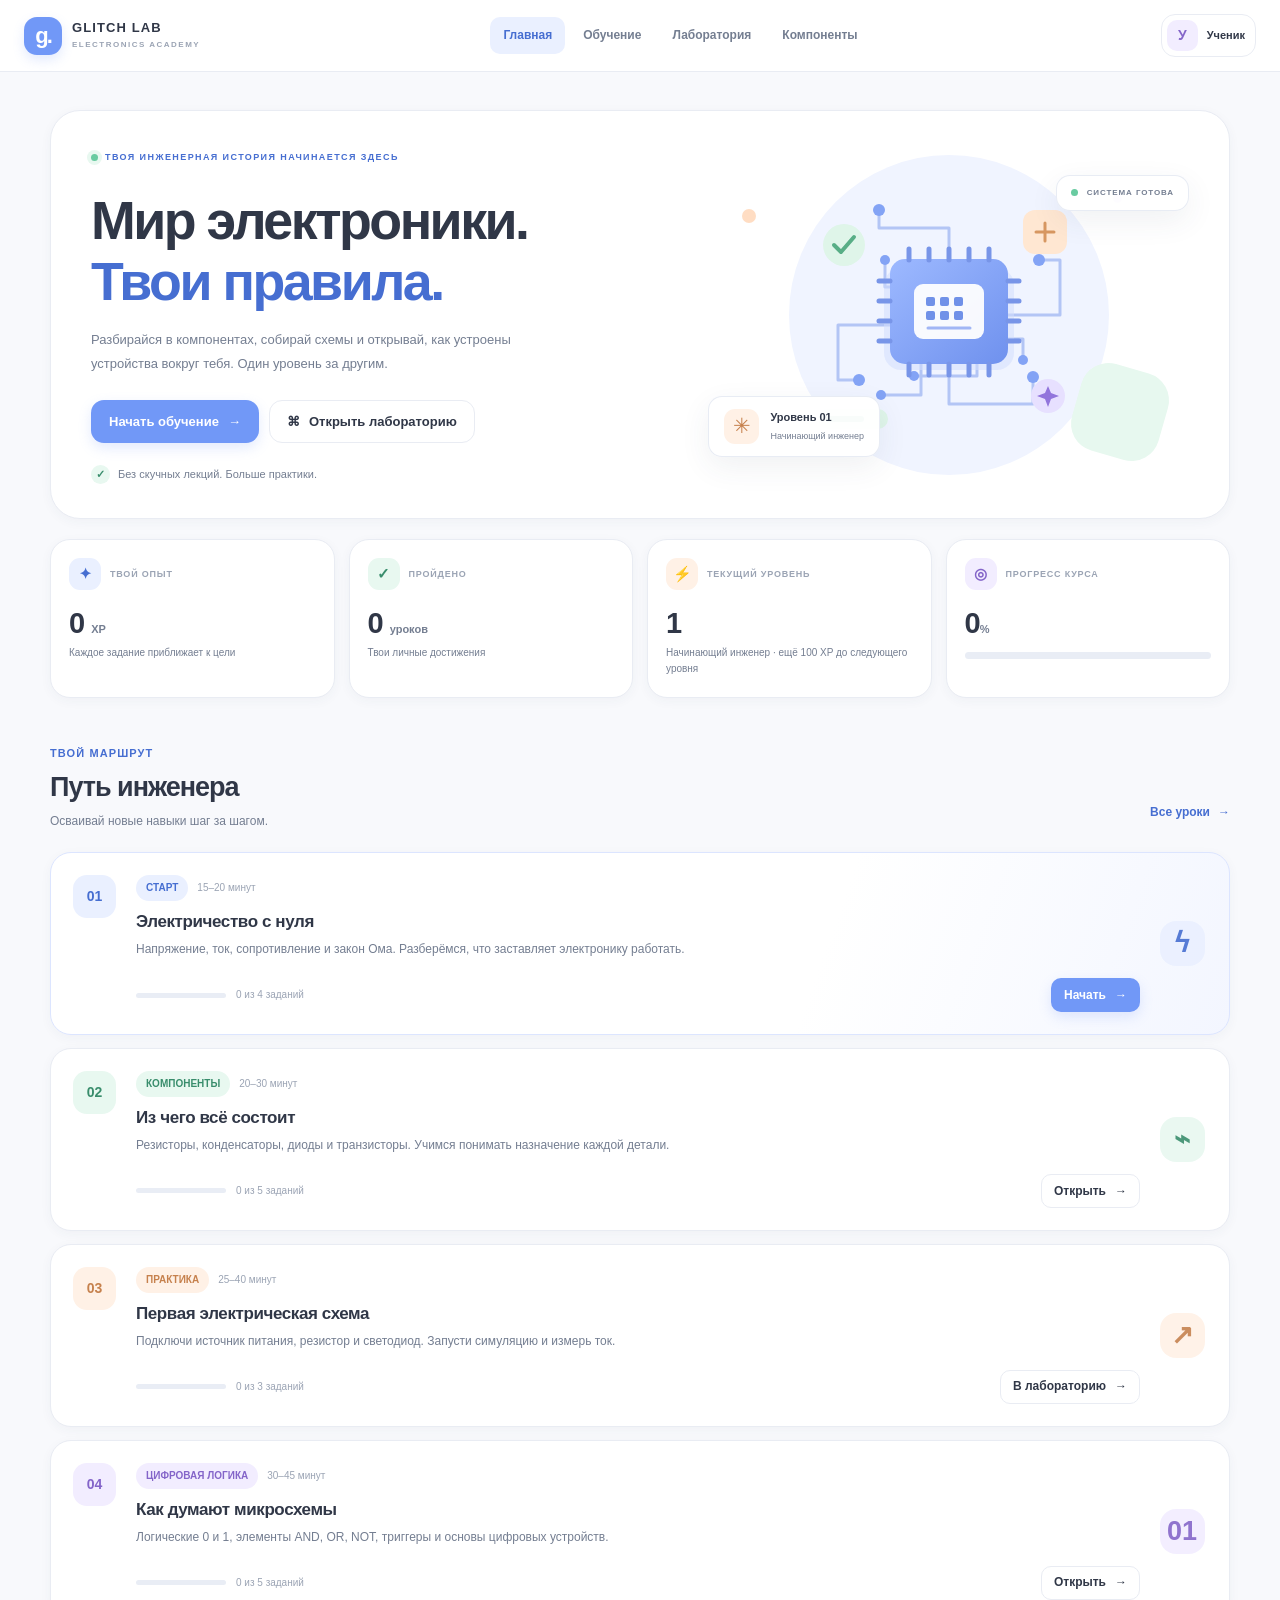
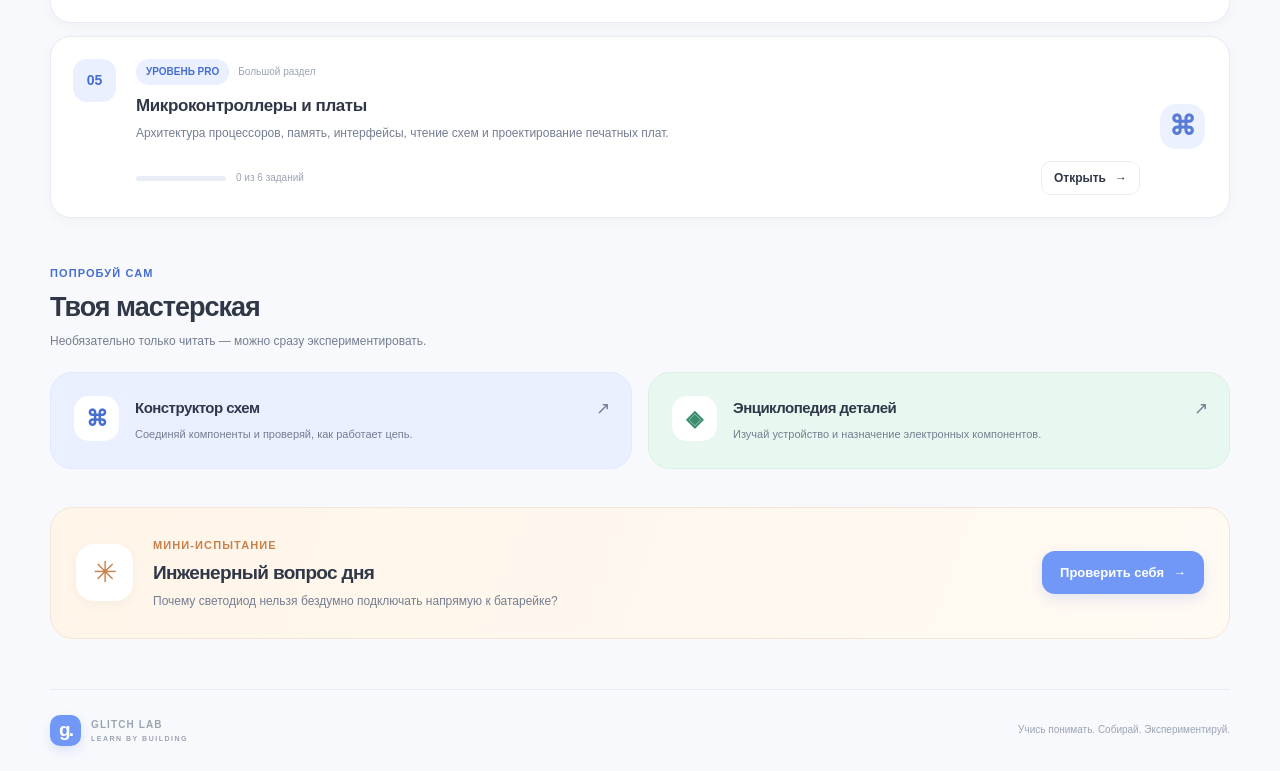
<file: index.html>
<!DOCTYPE html>
<html lang="ru">
<head>
  <meta charset="UTF-8">
  <meta name="viewport" content="width=device-width, initial-scale=1">
  <meta name="theme-color" content="#f8f9fc">

  <title>GLITCH LAB — Учись создавать электронику</title>
  <meta name="description" content="Интерактивная академия электроники. Изучай компоненты, собирай электрические схемы и проходи инженерные испытания.">

  <link rel="stylesheet" href="css/base.css">
  <link rel="stylesheet" href="css/home.css">

  <script src="js/app.js" defer></script>
  <script src="js/home.js" defer></script>
</head>

<body>
  <header class="topbar">
    <a class="brand" href="index.html" aria-label="GLITCH LAB — главная">
      <span class="brand-mark">g.</span>
      <span class="brand-name">
        GLITCH LAB
        <small>ELECTRONICS ACADEMY</small>
      </span>
    </a>

    <nav class="header-nav" aria-label="Главная навигация">
      <a class="header-link active" href="index.html">Главная</a>
      <a class="header-link" href="lessons.html">Обучение</a>
      <a class="header-link" href="lab.html">Лаборатория</a>
      <a class="header-link" href="components.html">Компоненты</a>
    </nav>

    <button class="profile-button" id="profileButton" type="button" aria-label="Профиль ученика">
      <span class="profile-avatar">У</span>
      <span class="profile-label">Ученик</span>
    </button>
  </header>

  <main class="container home-main">

    <!-- Приветствие -->
    <section class="welcome-section">
      <div class="welcome-copy">
        <div class="eyebrow">
          <span class="eyebrow-dot"></span>
          ТВОЯ ИНЖЕНЕРНАЯ ИСТОРИЯ НАЧИНАЕТСЯ ЗДЕСЬ
        </div>

        <h1>Мир электроники.<br>
          <span class="title-accent">Твои правила.</span>
        </h1>

        <p class="welcome-description">
          Разбирайся в компонентах, собирай схемы и открывай,
          как устроены устройства вокруг тебя.
          Один уровень за другим.
        </p>

        <div class="welcome-actions">
          <a class="btn btn-primary" href="lessons.html">
            Начать обучение
            <span aria-hidden="true">→</span>
          </a>

          <a class="btn btn-secondary" href="lab.html">
            <span aria-hidden="true">⌘</span>
            Открыть лабораторию
          </a>
        </div>

        <div class="welcome-footnote">
          <span class="footnote-check">✓</span>
          Без скучных лекций. Больше практики.
        </div>
      </div>

      <div class="welcome-art" aria-label="Иллюстрация электронной платы">
        <div class="art-decoration decoration-one"></div>
        <div class="art-decoration decoration-two"></div>

        <div class="art-card art-card-top">
          <span class="art-status-dot"></span>
          <span>СИСТЕМА ГОТОВА</span>
        </div>

        <div class="circuit-illustration">
          <svg viewBox="0 0 360 300" role="img" aria-label="Стилизованная электронная плата с микросхемой">
            <defs>
              <linearGradient id="chipGradient" x1="0" y1="0" x2="1" y2="1">
                <stop offset="0%" stop-color="#9db9ff"/>
                <stop offset="100%" stop-color="#6f91ee"/>
              </linearGradient>
            </defs>

            <g fill="none" stroke="#b3c5f5" stroke-width="3" stroke-linecap="round" stroke-linejoin="round">
              <path d="M180 132 V63 H110 V45"/>
              <path d="M180 185 V239 H264 V212"/>
              <path d="M131 160 H69 V215 H90"/>
              <path d="M229 150 H291 V95 H270"/>
              <path d="M153 122 H116 V95"/>
              <path d="M208 190 V211 H145"/>
              <path d="M229 174 H254 V195"/>
              <path d="M152 190 V230 H112"/>
            </g>

            <g fill="#83a3f5">
              <circle cx="110" cy="45" r="6"/>
              <circle cx="264" cy="212" r="6"/>
              <circle cx="90" cy="215" r="6"/>
              <circle cx="270" cy="95" r="6"/>
              <circle cx="116" cy="95" r="5"/>
              <circle cx="145" cy="211" r="5"/>
              <circle cx="254" cy="195" r="5"/>
              <circle cx="112" cy="230" r="5"/>
            </g>

            <rect x="115" y="103" width="130" height="102" rx="17" fill="#d4defd" opacity=".55"/>
            <rect x="121" y="94" width="118" height="105" rx="15" fill="url(#chipGradient)"/>

            <g stroke="#7895e8" stroke-width="5" stroke-linecap="round">
              <path d="M140 84 V95 M160 84 V95 M180 84 V95 M200 84 V95 M220 84 V95"/>
              <path d="M140 199 V210 M160 199 V210 M180 199 V210 M200 199 V210 M220 199 V210"/>
              <path d="M110 116 H121 M110 136 H121 M110 156 H121 M110 176 H121"/>
              <path d="M239 116 H250 M239 136 H250 M239 156 H250 M239 176 H250"/>
            </g>

            <rect x="145" y="119" width="70" height="55" rx="9" fill="#ffffff" opacity=".94"/>
            <g fill="#7091e8">
              <rect x="157" y="132" width="9" height="9" rx="2"/>
              <rect x="171" y="132" width="9" height="9" rx="2"/>
              <rect x="185" y="132" width="9" height="9" rx="2"/>
              <rect x="157" y="146" width="9" height="9" rx="2"/>
              <rect x="171" y="146" width="9" height="9" rx="2"/>
              <rect x="185" y="146" width="9" height="9" rx="2"/>
            </g>
            <path d="M159 163 H201" stroke="#a1b6f5" stroke-width="3" stroke-linecap="round"/>

            <circle cx="75" cy="80" r="21" fill="#dff5e9"/>
            <path d="M65 80 L72 87 L85 72" fill="none" stroke="#58ae86" stroke-width="4" stroke-linecap="round" stroke-linejoin="round"/>

            <rect x="254" y="45" width="44" height="44" rx="12" fill="#ffe7d2"/>
            <path d="M267 67 H285 M276 58 V76" stroke="#d79761" stroke-width="3" stroke-linecap="round"/>

            <circle cx="279" cy="231" r="17" fill="#e7e0ff"/>
            <path d="M279 221 L282 228 L290 231 L282 234 L279 242 L276 234 L268 231 L276 228 Z" fill="#9275dc"/>

            <rect x="49" y="244" width="70" height="20" rx="10" fill="#dff5e9"/>
            <rect x="57" y="251" width="38" height="6" rx="3" fill="#74c6a0"/>
          </svg>
        </div>

        <div class="art-card art-card-bottom">
          <span class="art-sparkle">✳</span>
          <div>
            <strong>Уровень 01</strong>
            <small>Начинающий инженер</small>
          </div>
        </div>
      </div>
    </section>

    <!-- Статистика -->
    <section class="stats-grid" aria-label="Твой прогресс">
      <article class="stat-card">
        <div class="stat-top">
          <span class="stat-icon stat-icon-blue">✦</span>
          <span class="stat-caption">ТВОЙ ОПЫТ</span>
        </div>
        <div class="stat-value"><span id="xpValue">0</span> <small>XP</small></div>
        <div class="stat-note">Каждое задание приближает к цели</div>
      </article>

      <article class="stat-card">
        <div class="stat-top">
          <span class="stat-icon stat-icon-mint">✓</span>
          <span class="stat-caption">ПРОЙДЕНО</span>
        </div>
        <div class="stat-value"><span id="completedValue">0</span> <small>уроков</small></div>
        <div class="stat-note">Твои личные достижения</div>
      </article>

      <article class="stat-card">
        <div class="stat-top">
          <span class="stat-icon stat-icon-peach">⚡</span>
          <span class="stat-caption">ТЕКУЩИЙ УРОВЕНЬ</span>
        </div>
        <div class="stat-value"><span id="levelValue">1</span></div>
        <div class="stat-note" id="levelDescription">Начинающий инженер</div>
      </article>

      <article class="stat-card">
        <div class="stat-top">
          <span class="stat-icon stat-icon-lavender">◎</span>
          <span class="stat-caption">ПРОГРЕСС КУРСА</span>
        </div>
        <div class="stat-value"><span id="progressValue">0</span><small>%</small></div>
        <div class="stat-progress">
          <div class="progress-track">
            <div class="progress-fill" id="courseProgress"></div>
          </div>
        </div>
      </article>
    </section>

    <!-- Путь обучения -->
    <section class="section learning-section" id="learningPath">
      <div class="section-heading">
        <div>
          <div class="eyebrow">ТВОЙ МАРШРУТ</div>
          <h2>Путь инженера</h2>
          <p>Осваивай новые навыки шаг за шагом.</p>
        </div>
        <a class="text-link" href="lessons.html">Все уроки <span>→</span></a>
      </div>

      <div class="learning-list">

        <article class="learning-card learning-first">
          <div class="learning-number number-blue">01</div>
          <div class="learning-content">
            <div class="learning-tags">
              <span class="badge badge-blue">СТАРТ</span>
              <span class="learning-time">15–20 минут</span>
            </div>
            <h3>Электричество с нуля</h3>
            <p>Напряжение, ток, сопротивление и закон Ома. Разберёмся, что заставляет электронику работать.</p>
            <div class="learning-bottom">
              <div class="mini-progress">
                <div class="progress-track">
                  <div class="progress-fill" id="moduleProgress1"></div>
                </div>
                <span id="moduleText1">0 из 4 заданий</span>
              </div>
              <a href="lessons.html?module=basics" class="btn btn-primary btn-sm">Начать <span>→</span></a>
            </div>
          </div>
          <div class="learning-decoration decoration-blue" aria-hidden="true">ϟ</div>
        </article>

        <article class="learning-card">
          <div class="learning-number number-mint">02</div>
          <div class="learning-content">
            <div class="learning-tags">
              <span class="badge badge-mint">КОМПОНЕНТЫ</span>
              <span class="learning-time">20–30 минут</span>
            </div>
            <h3>Из чего всё состоит</h3>
            <p>Резисторы, конденсаторы, диоды и транзисторы. Учимся понимать назначение каждой детали.</p>
            <div class="learning-bottom">
              <div class="mini-progress">
                <div class="progress-track">
                  <div class="progress-fill mint" id="moduleProgress2"></div>
                </div>
                <span id="moduleText2">0 из 5 заданий</span>
              </div>
              <a href="lessons.html?module=components" class="btn btn-secondary btn-sm">Открыть <span>→</span></a>
            </div>
          </div>
          <div class="learning-decoration decoration-mint" aria-hidden="true">⌁</div>
        </article>

        <article class="learning-card">
          <div class="learning-number number-peach">03</div>
          <div class="learning-content">
            <div class="learning-tags">
              <span class="badge badge-peach">ПРАКТИКА</span>
              <span class="learning-time">25–40 минут</span>
            </div>
            <h3>Первая электрическая схема</h3>
            <p>Подключи источник питания, резистор и светодиод. Запусти симуляцию и измерь ток.</p>
            <div class="learning-bottom">
              <div class="mini-progress">
                <div class="progress-track">
                  <div class="progress-fill" id="moduleProgress3"></div>
                </div>
                <span id="moduleText3">0 из 3 заданий</span>
              </div>
              <a href="lab.html" class="btn btn-secondary btn-sm">В лабораторию <span>→</span></a>
            </div>
          </div>
          <div class="learning-decoration decoration-peach" aria-hidden="true">↗</div>
        </article>

        <article class="learning-card">
          <div class="learning-number number-lavender">04</div>
          <div class="learning-content">
            <div class="learning-tags">
              <span class="badge badge-lavender">ЦИФРОВАЯ ЛОГИКА</span>
              <span class="learning-time">30–45 минут</span>
            </div>
            <h3>Как думают микросхемы</h3>
            <p>Логические 0 и 1, элементы AND, OR, NOT, триггеры и основы цифровых устройств.</p>
            <div class="learning-bottom">
              <div class="mini-progress">
                <div class="progress-track">
                  <div class="progress-fill" id="moduleProgress4"></div>
                </div>
                <span id="moduleText4">0 из 5 заданий</span>
              </div>
              <a href="lessons.html?module=logic" class="btn btn-secondary btn-sm">Открыть <span>→</span></a>
            </div>
          </div>
          <div class="learning-decoration decoration-lavender" aria-hidden="true">01</div>
        </article>

        <article class="learning-card">
          <div class="learning-number number-blue">05</div>
          <div class="learning-content">
            <div class="learning-tags">
              <span class="badge badge-blue">УРОВЕНЬ PRO</span>
              <span class="learning-time">Большой раздел</span>
            </div>
            <h3>Микроконтроллеры и платы</h3>
            <p>Архитектура процессоров, память, интерфейсы, чтение схем и проектирование печатных плат.</p>
            <div class="learning-bottom">
              <div class="mini-progress">
                <div class="progress-track">
                  <div class="progress-fill" id="moduleProgress5"></div>
                </div>
                <span id="moduleText5">0 из 6 заданий</span>
              </div>
              <a href="lessons.html?module=advanced" class="btn btn-secondary btn-sm">Открыть <span>→</span></a>
            </div>
          </div>
          <div class="learning-decoration decoration-blue" aria-hidden="true">⌘</div>
        </article>

      </div>
    </section>

    <!-- Быстрый доступ -->
    <section class="section">
      <div class="section-heading">
        <div>
          <div class="eyebrow">ПОПРОБУЙ САМ</div>
          <h2>Твоя мастерская</h2>
          <p>Необязательно только читать — можно сразу экспериментировать.</p>
        </div>
      </div>

      <div class="tools-grid">
        <a class="tool-card tool-lab" href="lab.html">
          <div class="tool-icon">⌘</div>
          <div>
            <h3>Конструктор схем</h3>
            <p>Соединяй компоненты и проверяй, как работает цепь.</p>
          </div>
          <span class="tool-arrow">↗</span>
        </a>

        <a class="tool-card tool-components" href="components.html">
          <div class="tool-icon">◈</div>
          <div>
            <h3>Энциклопедия деталей</h3>
            <p>Изучай устройство и назначение электронных компонентов.</p>
          </div>
          <span class="tool-arrow">↗</span>
        </a>
      </div>
    </section>

    <!-- Ежедневное задание -->
    <section class="daily-card">
      <div class="daily-symbol" aria-hidden="true">✳</div>
      <div class="daily-copy">
        <div class="eyebrow">МИНИ-ИСПЫТАНИЕ</div>
        <h2>Инженерный вопрос дня</h2>
        <p>Почему светодиод нельзя бездумно подключать напрямую к батарейке?</p>
      </div>
      <button class="btn btn-primary" id="dailyQuestionButton" type="button">
        Проверить себя <span>→</span>
      </button>
    </section>

    <section class="daily-answer hidden" id="dailyAnswer" aria-live="polite">
      <div class="answer-icon">✓</div>
      <div>
        <h3>Нужен токоограничивающий резистор</h3>
        <p>Без ограничения тока он может превысить допустимое значение и повредить светодиод. В реальной схеме учитывают напряжение источника, прямое напряжение светодиода и его допустимый ток.</p>
      </div>
    </section>

    <footer class="site-footer">
      <a class="brand footer-brand" href="index.html">
        <span class="brand-mark">g.</span>
        <span class="brand-name">GLITCH LAB<small>LEARN BY BUILDING</small></span>
      </a>
      <span>Учись понимать. Собирай. Экспериментируй.</span>
    </footer>

  </main>
</body>
</html>
</file>
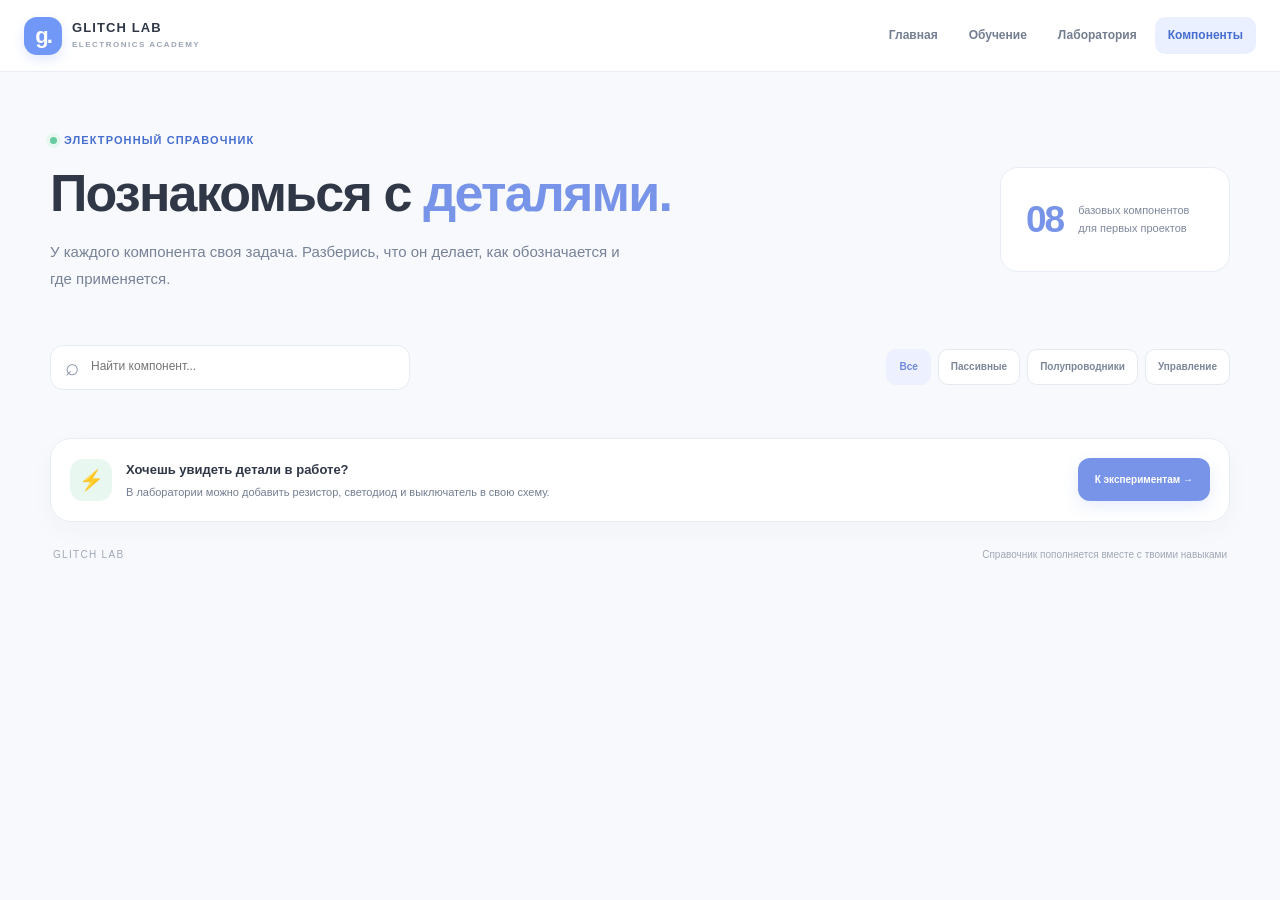
<file: components.html>
<!doctype html>
<html lang="ru">
<head>
<meta charset="utf-8"><meta name="viewport" content="width=device-width,initial-scale=1"><meta name="theme-color" content="#f8f9fc">
<title>Компоненты — GLITCH LAB</title><meta name="description" content="Справочник электронных компонентов: резисторы, светодиоды, конденсаторы, диоды, транзисторы и микроконтроллеры.">
<link rel="stylesheet" href="css/base.css"><link rel="stylesheet" href="css/home.css"><link rel="stylesheet" href="css/academy.css">
<script src="js/app.js" defer></script><script src="js/academy.js" defer></script>
</head>
<body>
<header class="topbar"><a class="brand" href="index.html"><span class="brand-mark">g.</span><span class="brand-name">GLITCH LAB<small>ELECTRONICS ACADEMY</small></span></a><nav class="header-nav"><a class="header-link" href="index.html">Главная</a><a class="header-link" href="lessons.html">Обучение</a><a class="header-link" href="lab.html">Лаборатория</a><a class="header-link active" href="components.html">Компоненты</a></nav><a class="academy-mobile-link" href="lab.html">В лабораторию →</a></header>
<main class="academy-container">
<section class="components-hero"><div><div class="eyebrow"><span class="eyebrow-dot"></span> ЭЛЕКТРОННЫЙ СПРАВОЧНИК</div><h1>Познакомься с <span>деталями.</span></h1><p>У каждого компонента своя задача. Разберись, что он делает, как обозначается и где применяется.</p></div><div class="component-hero-stats"><strong>08</strong><span>базовых компонентов<br>для первых проектов</span></div></section>
<div class="catalog-controls"><label class="search-box"><span>⌕</span><input id="componentSearch" type="search" placeholder="Найти компонент..." aria-label="Поиск компонентов"></label><div class="filter-chips" role="group" aria-label="Фильтр компонентов"><button type="button" class="filter-chip active" data-filter="all">Все</button><button type="button" class="filter-chip" data-filter="passive">Пассивные</button><button type="button" class="filter-chip" data-filter="semiconductor">Полупроводники</button><button type="button" class="filter-chip" data-filter="control">Управление</button></div></div>
<section class="component-catalog" id="componentCatalog"></section>
<div class="empty-search hidden" id="emptySearch">Ничего не найдено. Попробуй другое название.</div>
<section class="next-step panel"><div class="next-step-icon">⚡</div><div><strong>Хочешь увидеть детали в работе?</strong><p>В лаборатории можно добавить резистор, светодиод и выключатель в свою схему.</p></div><a class="academy-cta" href="lab.html">К экспериментам →</a></section>
<footer class="academy-footer">GLITCH LAB <span>Справочник пополняется вместе с твоими навыками</span></footer>
</main></body></html>
</file>
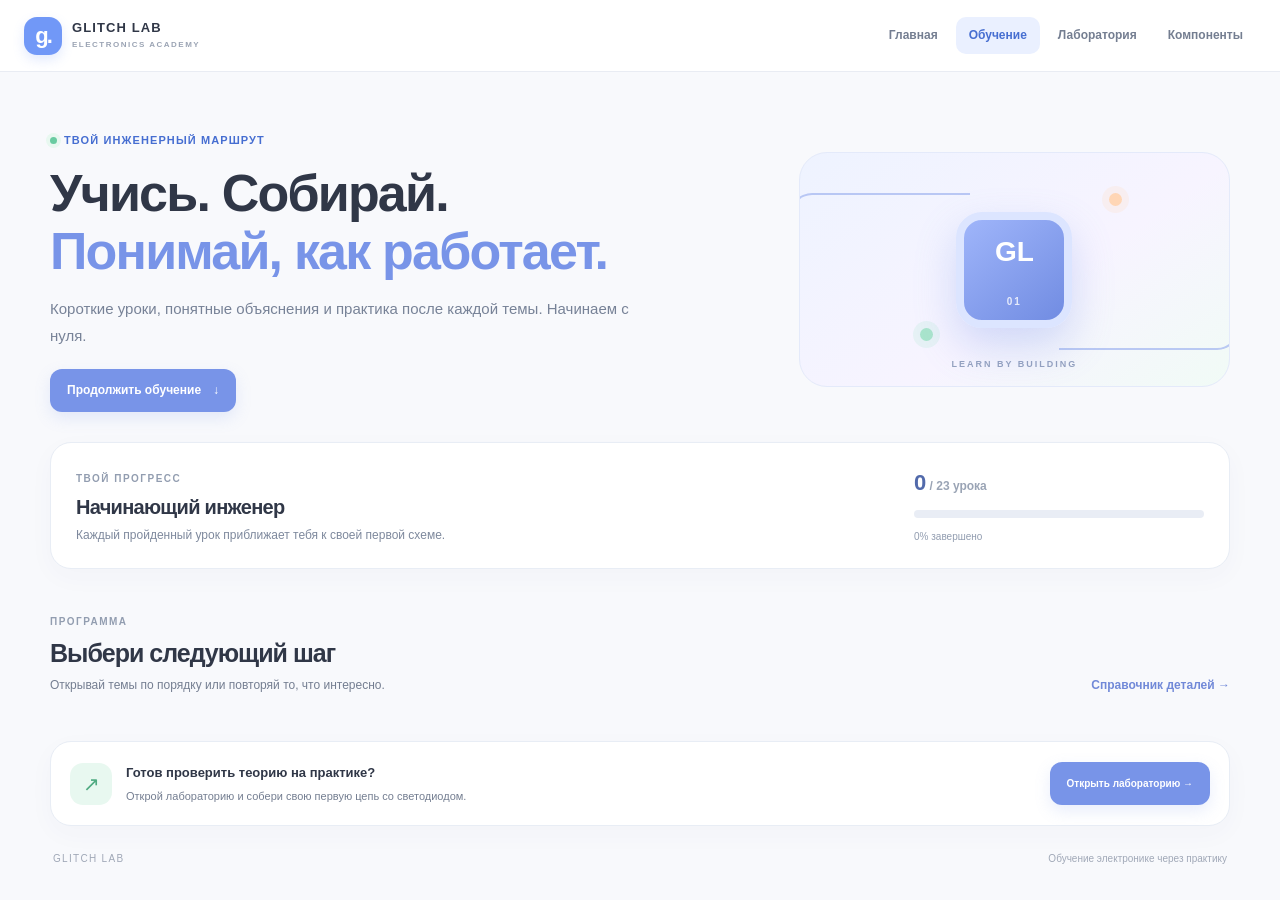
<file: lessons.html>
<!doctype html>
<html lang="ru">
<head>
<meta charset="utf-8"><meta name="viewport" content="width=device-width,initial-scale=1"><meta name="theme-color" content="#f8f9fc">
<title>Обучение — GLITCH LAB</title><meta name="description" content="Интерактивные уроки электроники от основ электричества до собственных схем.">
<link rel="stylesheet" href="css/base.css"><link rel="stylesheet" href="css/home.css"><link rel="stylesheet" href="css/academy.css">
<script src="js/app.js" defer></script><script src="js/academy.js" defer></script>
</head>
<body>
<header class="topbar"><a class="brand" href="index.html"><span class="brand-mark">g.</span><span class="brand-name">GLITCH LAB<small>ELECTRONICS ACADEMY</small></span></a><nav class="header-nav"><a class="header-link" href="index.html">Главная</a><a class="header-link active" href="lessons.html">Обучение</a><a class="header-link" href="lab.html">Лаборатория</a><a class="header-link" href="components.html">Компоненты</a></nav><a class="academy-mobile-link" href="lab.html">В лабораторию →</a></header>
<main class="academy-container">
<section class="academy-hero"><div><div class="eyebrow"><span class="eyebrow-dot"></span> ТВОЙ ИНЖЕНЕРНЫЙ МАРШРУТ</div><h1>Учись. Собирай.<br><span>Понимай, как работает.</span></h1><p>Короткие уроки, понятные объяснения и практика после каждой темы. Начинаем с нуля.</p><a class="academy-cta" href="#lessonList">Продолжить обучение <span>↓</span></a></div><div class="academy-hero-art"><div class="hero-art-chip">GL<span>01</span></div><div class="hero-art-line line-a"></div><div class="hero-art-line line-b"></div><div class="hero-art-dot dot-a"></div><div class="hero-art-dot dot-b"></div><div class="hero-art-label">LEARN BY BUILDING</div></div></section>
<section class="academy-progress panel"><div><span class="section-kicker">ТВОЙ ПРОГРЕСС</span><h2 id="progressTitle">Начинающий инженер</h2><p id="progressSubtitle">Каждый пройденный урок приближает тебя к своей первой схеме.</p></div><div class="progress-metrics"><strong><span id="lessonCount">0</span><small> / 23 урока</small></strong><div class="progress-track"><div class="progress-fill" id="lessonProgress"></div></div><small id="progressPercent">0% завершено</small></div></section>
<section id="lessonList" class="academy-section"><div class="section-heading"><div><span class="section-kicker">ПРОГРАММА</span><h2>Выбери следующий шаг</h2><p>Открывай темы по порядку или повторяй то, что интересно.</p></div><a class="academy-quiet-link" href="components.html">Справочник деталей →</a></div><div class="course-grid" id="courseGrid"></div></section>
<section class="next-step panel"><div class="next-step-icon">↗</div><div><strong>Готов проверить теорию на практике?</strong><p>Открой лабораторию и собери свою первую цепь со светодиодом.</p></div><a class="academy-cta" href="lab.html">Открыть лабораторию →</a></section>
<footer class="academy-footer">GLITCH LAB <span>Обучение электронике через практику</span></footer>
</main></body></html>
</file>
<file: css/base.css>
/* ========================================
   GLITCH LAB — GLOBAL DESIGN SYSTEM
   Soft pastel · Playful learning · Clean UI
======================================== */

:root {
  color-scheme: light;

  --bg: #f8f9fc;
  --surface: #ffffff;
  --surface-soft: #f2f5fb;

  --text: #303747;
  --text-soft: #747e91;
  --text-faint: #9ba4b4;

  --blue: #7198f7;
  --blue-soft: #eaf0ff;
  --blue-dark: #466ed1;

  --mint: #a9e4cc;
  --mint-soft: #e8f8f0;
  --mint-dark: #398d6c;

  --lavender: #d9c9ff;
  --lavender-soft: #f2edff;
  --lavender-dark: #8465c9;

  --peach: #ffddc3;
  --peach-soft: #fff1e6;
  --peach-dark: #c6814d;

  --yellow: #ffe7a3;
  --yellow-soft: #fff8df;

  --danger: #e78288;
  --danger-soft: #fff0f0;

  --border: #e9ecf3;
  --border-strong: #dce2ed;

  --shadow-sm: 0 3px 12px rgba(49, 65, 100, 0.045);
  --shadow-md: 0 10px 30px rgba(49, 65, 100, 0.075);
  --shadow-hover: 0 14px 34px rgba(49, 65, 100, 0.11);

  --radius-sm: 12px;
  --radius-md: 18px;
  --radius-lg: 25px;
  --radius-xl: 32px;

  --content-width: 1180px;
  --transition: 180ms ease;
}

* {
  box-sizing: border-box;
}

html {
  min-height: 100%;
  scroll-behavior: smooth;
  scroll-padding-top: 90px;
  -webkit-text-size-adjust: 100%;
}

body {
  margin: 0;
  min-height: 100vh;
  background: var(--bg);
  color: var(--text);
  font-family:
    -apple-system,
    BlinkMacSystemFont,
    "Segoe UI",
    sans-serif;
  font-size: 14px;
  line-height: 1.6;
  -webkit-font-smoothing: antialiased;
}

button,
input,
select,
textarea {
  font: inherit;
}

button {
  color: inherit;
}

button,
a,
input,
select,
textarea {
  -webkit-tap-highlight-color: transparent;
}

button:focus-visible,
a:focus-visible,
input:focus-visible,
select:focus-visible,
textarea:focus-visible {
  outline: 3px solid rgba(113, 152, 247, 0.55);
  outline-offset: 3px;
}

button:disabled {
  opacity: 0.55;
  cursor: not-allowed;
}

a {
  color: inherit;
  text-decoration: none;
}

img,
svg {
  max-width: 100%;
}

img {
  display: block;
}

h1,
h2,
h3,
h4,
p {
  margin-top: 0;
}

h1,
h2,
h3,
h4 {
  color: var(--text);
  line-height: 1.25;
  letter-spacing: -0.035em;
}

h1 {
  font-size: clamp(30px, 5vw, 48px);
  font-weight: 800;
}

h2 {
  font-size: clamp(23px, 3vw, 32px);
  font-weight: 750;
}

h3 {
  font-size: 18px;
  font-weight: 750;
}

p {
  color: var(--text-soft);
}

::selection {
  background: var(--blue-soft);
  color: var(--blue-dark);
}

/* Layout */

.container {
  width: min(var(--content-width), calc(100% - 40px));
  margin-inline: auto;
}

.section {
  margin-top: 38px;
}

.section-heading {
  display: flex;
  align-items: end;
  justify-content: space-between;
  gap: 18px;
  margin-bottom: 18px;
}

.section-heading h2 {
  margin-bottom: 5px;
}

.section-heading p {
  margin-bottom: 0;
}

.stack {
  display: flex;
  flex-direction: column;
  gap: 14px;
}

.row {
  display: flex;
  align-items: center;
  gap: 12px;
}

.spacer {
  flex: 1;
  min-width: 0;
}

/* Typography */

.eyebrow {
  display: inline-flex;
  align-items: center;
  gap: 7px;
  color: var(--blue-dark);
  font-size: 11px;
  font-weight: 800;
  letter-spacing: 0.1em;
  text-transform: uppercase;
}

.muted {
  color: var(--text-soft);
}

.small {
  font-size: 12px;
}

.tiny {
  font-size: 10px;
}

/* Cards */

.card {
  min-width: 0;
  padding: 23px;
  background: var(--surface);
  border: 1px solid var(--border);
  border-radius: var(--radius-lg);
  box-shadow: var(--shadow-sm);
  transition:
    transform var(--transition),
    box-shadow var(--transition),
    border-color var(--transition);
}

.card-interactive {
  cursor: pointer;
}

.card-interactive:hover {
  transform: translateY(-3px);
  border-color: var(--border-strong);
  box-shadow: var(--shadow-hover);
}

.card-blue {
  background: var(--blue-soft);
  border-color: transparent;
}

.card-mint {
  background: var(--mint-soft);
  border-color: transparent;
}

.card-lavender {
  background: var(--lavender-soft);
  border-color: transparent;
}

.card-peach {
  background: var(--peach-soft);
  border-color: transparent;
}

.card-yellow {
  background: var(--yellow-soft);
  border-color: transparent;
}

/* Buttons */

.btn {
  min-height: 43px;
  display: inline-flex;
  align-items: center;
  justify-content: center;
  gap: 9px;
  padding: 11px 17px;
  border: 1px solid transparent;
  border-radius: 13px;
  background: var(--surface);
  color: var(--text);
  font-size: 13px;
  font-weight: 750;
  line-height: 1.2;
  text-align: center;
  cursor: pointer;
  transition:
    transform var(--transition),
    background var(--transition),
    box-shadow var(--transition);
}

.btn:hover {
  transform: translateY(-1px);
}

.btn:active {
  transform: scale(0.98);
}

.btn-primary {
  background: var(--blue);
  color: #fff;
  box-shadow: 0 5px 13px rgba(113, 152, 247, 0.2);
}

.btn-primary:hover {
  background: var(--blue-dark);
  box-shadow: 0 7px 18px rgba(113, 152, 247, 0.24);
}

.btn-secondary {
  background: var(--surface);
  border-color: var(--border);
}

.btn-soft {
  background: var(--blue-soft);
  color: var(--blue-dark);
}

.btn-success {
  background: var(--mint-soft);
  color: var(--mint-dark);
}

.btn-block {
  width: 100%;
}

.btn-sm {
  min-height: 34px;
  padding: 8px 12px;
  border-radius: 10px;
  font-size: 12px;
}

/* Labels and icons */

.badge {
  display: inline-flex;
  align-items: center;
  gap: 5px;
  padding: 5px 10px;
  border-radius: 999px;
  background: var(--surface-soft);
  color: var(--text-soft);
  font-size: 10px;
  font-weight: 750;
}

.badge-blue {
  background: var(--blue-soft);
  color: var(--blue-dark);
}

.badge-mint {
  background: var(--mint-soft);
  color: var(--mint-dark);
}

.badge-peach {
  background: var(--peach-soft);
  color: var(--peach-dark);
}

.badge-lavender {
  background: var(--lavender-soft);
  color: var(--lavender-dark);
}

.icon-box {
  width: 46px;
  height: 46px;
  flex-shrink: 0;
  display: grid;
  place-items: center;
  border-radius: 15px;
  background: var(--blue-soft);
  color: var(--blue-dark);
  font-size: 22px;
}

.icon-box.mint {
  background: var(--mint-soft);
  color: var(--mint-dark);
}

.icon-box.peach {
  background: var(--peach-soft);
  color: var(--peach-dark);
}

.icon-box.lavender {
  background: var(--lavender-soft);
  color: var(--lavender-dark);
}

/* Progress */

.progress-track {
  width: 100%;
  height: 7px;
  overflow: hidden;
  background: #e9edf5;
  border-radius: 999px;
}

.progress-fill {
  height: 100%;
  width: 0;
  border-radius: inherit;
  background: var(--blue);
  transition: width 350ms ease;
}

.progress-fill.mint {
  background: #69cba1;
}

/* Form elements */

.field {
  display: flex;
  flex-direction: column;
  gap: 7px;
}

.field label {
  color: var(--text-soft);
  font-size: 12px;
  font-weight: 700;
}

.input,
.select {
  width: 100%;
  min-height: 44px;
  padding: 11px 13px;
  border: 1px solid var(--border-strong);
  border-radius: 12px;
  background: var(--surface);
  color: var(--text);
}

.input::placeholder {
  color: var(--text-faint);
}

.input:focus,
.select:focus {
  border-color: var(--blue);
  outline: 3px solid rgba(113, 152, 247, 0.13);
}

input[type="range"] {
  width: 100%;
  accent-color: var(--blue);
  cursor: pointer;
}

/* Dividers and status */

.divider {
  width: 100%;
  height: 1px;
  background: var(--border);
}

.status {
  display: inline-flex;
  align-items: center;
  gap: 7px;
  color: var(--text-soft);
  font-size: 12px;
}

.status-dot {
  width: 8px;
  height: 8px;
  flex-shrink: 0;
  border-radius: 50%;
  background: var(--mint-dark);
}

/* Feedback */

.feedback {
  padding: 13px 15px;
  border-radius: 13px;
  background: var(--blue-soft);
  color: var(--blue-dark);
  font-size: 12px;
  line-height: 1.65;
}

.feedback.success {
  background: var(--mint-soft);
  color: var(--mint-dark);
}

.feedback.error {
  background: var(--danger-soft);
  color: #b84650;
}

/* Utility classes */

.hidden {
  display: none !important;
}

.text-center {
  text-align: center;
}

.mt-1 { margin-top: 8px; }
.mt-2 { margin-top: 16px; }
.mt-3 { margin-top: 24px; }

.mb-0 { margin-bottom: 0; }

.grid {
  display: grid;
  gap: 16px;
}

.grid-2 {
  grid-template-columns: repeat(2, minmax(0, 1fr));
}

.grid-3 {
  grid-template-columns: repeat(3, minmax(0, 1fr));
}

.grid-4 {
  grid-template-columns: repeat(4, minmax(0, 1fr));
}

/* Friendly micro-interactions */

@keyframes fade-up {
  from {
    opacity: 0;
    transform: translateY(8px);
  }
  to {
    opacity: 1;
    transform: translateY(0);
  }
}

.animate-in {
  animation: fade-up 350ms ease both;
}

@keyframes gentle-bounce {
  0%, 100% { transform: translateY(0); }
  50% { transform: translateY(-4px); }
}

.bounce {
  animation: gentle-bounce 2.5s ease-in-out infinite;
}

@media (prefers-reduced-motion: reduce) {
  *,
  *::before,
  *::after {
    scroll-behavior: auto !important;
    animation-duration: 0.01ms !important;
    animation-iteration-count: 1 !important;
    transition-duration: 0.01ms !important;
  }
}

/* Tablet */

@media (max-width: 900px) {
  .grid-4 {
    grid-template-columns: repeat(2, minmax(0, 1fr));
  }

  .grid-3 {
    grid-template-columns: repeat(2, minmax(0, 1fr));
  }

  .section {
    margin-top: 30px;
  }
}

/* Phone */

@media (max-width: 600px) {
  body {
    font-size: 13px;
  }

  .container {
    width: calc(100% - 28px);
  }

  .card {
    padding: 17px;
    border-radius: var(--radius-md);
  }

  .grid-2,
  .grid-3,
  .grid-4 {
    grid-template-columns: minmax(0, 1fr);
  }

  .section {
    margin-top: 26px;
  }

  .section-heading {
    align-items: start;
    flex-direction: column;
    gap: 10px;
  }

  .btn {
    min-height: 44px;
  }

  h1 {
    letter-spacing: -1.5px;
  }
}
</file>
<file: css/home.css>
/* ========================================
   GLITCH LAB — HOME PAGE
   Playful electronics learning platform
======================================== */

/* HEADER */

.topbar {
  position: sticky;
  top: 0;
  z-index: 50;
  min-height: 72px;
  display: flex;
  align-items: center;
  justify-content: space-between;
  gap: 24px;
  padding: 0 max(24px, calc((100vw - 1260px) / 2));
  background: rgba(255, 255, 255, 0.92);
  border-bottom: 1px solid var(--border);
  backdrop-filter: blur(18px);
  -webkit-backdrop-filter: blur(18px);
}

.brand {
  display: inline-flex;
  align-items: center;
  gap: 10px;
  flex-shrink: 0;
}

.brand-mark {
  width: 38px;
  height: 38px;
  display: grid;
  place-items: center;
  background: var(--blue);
  color: #fff;
  border-radius: 13px;
  font-size: 22px;
  font-weight: 850;
  letter-spacing: -2px;
  box-shadow: 0 5px 12px rgba(113, 152, 247, 0.2);
}

.brand-name {
  display: flex;
  flex-direction: column;
  font-size: 13px;
  font-weight: 850;
  letter-spacing: 1.1px;
  line-height: 1.3;
}

.brand-name small {
  margin-top: 3px;
  color: var(--text-faint);
  font-size: 8px;
  font-weight: 750;
  letter-spacing: 1.5px;
}

.header-nav {
  display: flex;
  align-items: center;
  justify-content: center;
  gap: 5px;
}

.header-link {
  padding: 9px 13px;
  border-radius: 10px;
  color: var(--text-soft);
  font-size: 12px;
  font-weight: 700;
  transition: background var(--transition), color var(--transition);
}

.header-link:hover {
  background: var(--surface-soft);
  color: var(--text);
}

.header-link.active {
  background: var(--blue-soft);
  color: var(--blue-dark);
}

.profile-button {
  display: flex;
  align-items: center;
  gap: 9px;
  padding: 5px 10px 5px 5px;
  border: 1px solid var(--border);
  border-radius: 14px;
  background: #fff;
  font-size: 11px;
  font-weight: 750;
}

.profile-avatar {
  width: 31px;
  height: 31px;
  display: grid;
  place-items: center;
  border-radius: 10px;
  background: var(--lavender-soft);
  color: var(--lavender-dark);
  font-size: 14px;
  font-weight: 850;
}

.profile-button:hover {
  border-color: var(--border-strong);
  box-shadow: var(--shadow-sm);
}

/* MAIN LAYOUT */

.home-main {
  padding-top: 38px;
}

.welcome-section {
  position: relative;
  display: grid;
  grid-template-columns: minmax(0, 1.1fr) minmax(300px, 0.9fr);
  align-items: center;
  gap: 30px;
  min-height: 380px;
  padding: 34px 40px;
  overflow: hidden;
  background: #fff;
  border: 1px solid var(--border);
  border-radius: 30px;
  box-shadow: var(--shadow-sm);
}

.welcome-copy {
  position: relative;
  z-index: 2;
  max-width: 560px;
}

.welcome-copy .eyebrow {
  font-size: 9px;
  letter-spacing: 1.4px;
  line-height: 1.8;
}

.eyebrow-dot {
  width: 7px;
  height: 7px;
  flex-shrink: 0;
  border-radius: 50%;
  background: #69cba1;
  box-shadow: 0 0 0 4px var(--mint-soft);
}

.welcome-copy h1 {
  margin: 23px 0 17px;
  font-size: clamp(35px, 4.2vw, 54px);
  line-height: 1.12;
  letter-spacing: -2.5px;
  font-weight: 850;
}

.title-accent {
  color: var(--blue-dark);
}

.welcome-description {
  max-width: 430px;
  margin-bottom: 23px;
  color: var(--text-soft);
  font-size: 13px;
  line-height: 1.9;
}

.welcome-actions {
  display: flex;
  flex-wrap: wrap;
  gap: 10px;
}

.welcome-footnote {
  display: flex;
  align-items: center;
  gap: 8px;
  margin-top: 22px;
  color: var(--text-soft);
  font-size: 11px;
}

.footnote-check {
  width: 19px;
  height: 19px;
  display: grid;
  place-items: center;
  flex-shrink: 0;
  border-radius: 50%;
  background: var(--mint-soft);
  color: var(--mint-dark);
  font-size: 11px;
  font-weight: 900;
}

/* HERO ILLUSTRATION */

.welcome-art {
  position: relative;
  display: flex;
  align-items: center;
  justify-content: center;
  min-width: 0;
  min-height: 310px;
  isolation: isolate;
}

.welcome-art::before {
  content: "";
  position: absolute;
  z-index: -2;
  width: min(320px, 95%);
  aspect-ratio: 1;
  border-radius: 50%;
  background: #f0f4ff;
}

.welcome-art::after {
  content: "";
  position: absolute;
  z-index: -1;
  right: 5%;
  bottom: 4%;
  width: 90px;
  height: 90px;
  border-radius: 28px;
  background: #e7f8ef;
  transform: rotate(16deg);
}

.circuit-illustration {
  width: min(100%, 360px);
  animation: float-board 5s ease-in-out infinite;
}

.circuit-illustration svg {
  display: block;
  width: 100%;
  overflow: visible;
}

.art-decoration {
  position: absolute;
  border-radius: 50%;
}

.decoration-one {
  top: 16%;
  left: 7%;
  width: 14px;
  height: 14px;
  background: var(--peach);
}

.decoration-two {
  top: 11%;
  right: 14%;
  width: 9px;
  height: 9px;
  background: var(--lavender);
}

.art-card {
  position: absolute;
  z-index: 3;
  display: flex;
  align-items: center;
  gap: 9px;
  padding: 11px 14px;
  background: rgba(255, 255, 255, 0.95);
  border: 1px solid rgba(230, 234, 243, 0.9);
  border-radius: 14px;
  box-shadow: var(--shadow-md);
}

.art-card-top {
  top: 15px;
  right: 0;
  font-size: 8px;
  font-weight: 850;
  letter-spacing: 0.9px;
  color: var(--text-soft);
}

.art-status-dot {
  width: 7px;
  height: 7px;
  border-radius: 50%;
  background: #69cba1;
}

.art-card-bottom {
  bottom: 13px;
  left: 0;
  gap: 11px;
  padding: 12px 15px;
}

.art-sparkle {
  width: 35px;
  height: 35px;
  display: grid;
  place-items: center;
  background: var(--peach-soft);
  color: var(--peach-dark);
  border-radius: 11px;
  font-size: 21px;
}

.art-card-bottom div {
  display: flex;
  flex-direction: column;
  gap: 2px;
}

.art-card-bottom strong {
  font-size: 11px;
}

.art-card-bottom small {
  color: var(--text-soft);
  font-size: 9px;
}

@keyframes float-board {
  0%, 100% {
    transform: translateY(0) rotate(0deg);
  }
  50% {
    transform: translateY(-7px) rotate(1deg);
  }
}

/* PROGRESS STATISTICS */

.stats-grid {
  display: grid;
  grid-template-columns: repeat(4, minmax(0, 1fr));
  gap: 14px;
  margin-top: 20px;
}

.stat-card {
  min-width: 0;
  padding: 18px;
  background: #fff;
  border: 1px solid var(--border);
  border-radius: 20px;
  box-shadow: var(--shadow-sm);
  transition: transform var(--transition), box-shadow var(--transition);
}

.stat-card:hover {
  transform: translateY(-2px);
  box-shadow: var(--shadow-md);
}

.stat-top {
  display: flex;
  align-items: center;
  gap: 9px;
  margin-bottom: 15px;
}

.stat-icon {
  width: 32px;
  height: 32px;
  display: grid;
  place-items: center;
  flex-shrink: 0;
  border-radius: 11px;
  font-size: 15px;
  font-weight: 800;
}

.stat-icon-blue {
  background: var(--blue-soft);
  color: var(--blue-dark);
}

.stat-icon-mint {
  background: var(--mint-soft);
  color: var(--mint-dark);
}

.stat-icon-peach {
  background: var(--peach-soft);
  color: var(--peach-dark);
}

.stat-icon-lavender {
  background: var(--lavender-soft);
  color: var(--lavender-dark);
}

.stat-caption {
  color: var(--text-faint);
  font-size: 9px;
  font-weight: 850;
  letter-spacing: 0.8px;
}

.stat-value {
  margin-bottom: 4px;
  font-size: 29px;
  line-height: 1.25;
  letter-spacing: -1px;
  font-weight: 850;
}

.stat-value small {
  color: var(--text-soft);
  font-size: 11px;
  letter-spacing: 0;
  font-weight: 650;
}

.stat-note {
  min-height: 34px;
  color: var(--text-soft);
  font-size: 10px;
  line-height: 1.6;
}

.stat-progress {
  margin-top: 11px;
}

/* SECTIONS */

.section {
  margin-top: 43px;
}

.section-heading {
  margin-bottom: 21px;
}

.section-heading .eyebrow {
  margin-bottom: 8px;
}

.section-heading h2 {
  margin-bottom: 6px;
  font-size: 27px;
  letter-spacing: -1px;
}

.section-heading p {
  margin-bottom: 0;
  font-size: 12px;
  line-height: 1.7;
}

.text-link {
  display: inline-flex;
  align-items: center;
  gap: 8px;
  padding: 9px 0 9px 10px;
  color: var(--blue-dark);
  font-size: 12px;
  font-weight: 800;
  white-space: nowrap;
  transition: gap var(--transition);
}

.text-link:hover {
  gap: 13px;
}

/* LEARNING PATH */

.learning-list {
  display: flex;
  flex-direction: column;
  gap: 13px;
}

.learning-card {
  position: relative;
  display: grid;
  grid-template-columns: 46px minmax(0, 1fr) 50px;
  align-items: start;
  gap: 17px;
  min-width: 0;
  padding: 22px;
  overflow: hidden;
  background: #fff;
  border: 1px solid var(--border);
  border-radius: 21px;
  box-shadow: var(--shadow-sm);
  transition: transform var(--transition), box-shadow var(--transition);
}

.learning-card:hover {
  transform: translateY(-2px);
  box-shadow: var(--shadow-md);
}

.learning-first {
  border-color: #dce5ff;
  background: linear-gradient(110deg, #fff 65%, #f3f6ff);
}

.learning-number {
  width: 43px;
  height: 43px;
  display: grid;
  place-items: center;
  border-radius: 14px;
  font-size: 14px;
  font-weight: 850;
}

.number-blue {
  background: var(--blue-soft);
  color: var(--blue-dark);
}

.number-mint {
  background: var(--mint-soft);
  color: var(--mint-dark);
}

.number-peach {
  background: var(--peach-soft);
  color: var(--peach-dark);
}

.number-lavender {
  background: var(--lavender-soft);
  color: var(--lavender-dark);
}

.learning-content {
  position: relative;
  z-index: 1;
  min-width: 0;
}

.learning-tags {
  display: flex;
  align-items: center;
  flex-wrap: wrap;
  gap: 9px;
  margin-bottom: 10px;
}

.learning-time {
  color: var(--text-faint);
  font-size: 10px;
}

.learning-content h3 {
  margin-bottom: 7px;
  font-size: 17px;
  letter-spacing: -0.4px;
}

.learning-content > p {
  max-width: 650px;
  margin-bottom: 17px;
  font-size: 12px;
  line-height: 1.8;
}

.learning-bottom {
  display: flex;
  align-items: center;
  justify-content: space-between;
  gap: 18px;
}

.mini-progress {
  display: flex;
  align-items: center;
  gap: 10px;
  min-width: 0;
  width: 210px;
}

.mini-progress .progress-track {
  max-width: 90px;
  height: 5px;
  flex: 1;
}

.mini-progress > span {
  color: var(--text-faint);
  font-size: 10px;
  white-space: nowrap;
}

.learning-decoration {
  align-self: center;
  justify-self: center;
  width: 45px;
  height: 45px;
  display: grid;
  place-items: center;
  border-radius: 16px;
  font-size: 27px;
  font-weight: 700;
  opacity: 0.9;
}

.decoration-blue {
  color: var(--blue-dark);
  background: var(--blue-soft);
}

.decoration-mint {
  color: var(--mint-dark);
  background: var(--mint-soft);
}

.decoration-peach {
  color: var(--peach-dark);
  background: var(--peach-soft);
}

.decoration-lavender {
  color: var(--lavender-dark);
  background: var(--lavender-soft);
}

/* WORKSHOP CARDS */

.tools-grid {
  display: grid;
  grid-template-columns: repeat(2, minmax(0, 1fr));
  gap: 16px;
}

.tool-card {
  position: relative;
  display: flex;
  align-items: flex-start;
  gap: 16px;
  min-width: 0;
  padding: 23px;
  padding-right: 45px;
  border: 1px solid transparent;
  border-radius: 22px;
  transition: transform var(--transition), box-shadow var(--transition);
}

.tool-card:hover {
  transform: translateY(-3px);
  box-shadow: var(--shadow-md);
}

.tool-lab {
  background: var(--blue-soft);
  border-color: #e1e8ff;
}

.tool-components {
  background: var(--mint-soft);
  border-color: #d9f0e5;
}

.tool-icon {
  width: 45px;
  height: 45px;
  display: grid;
  place-items: center;
  flex-shrink: 0;
  border-radius: 15px;
  background: #fff;
  color: var(--blue-dark);
  font-size: 22px;
  font-weight: 800;
}

.tool-components .tool-icon {
  color: var(--mint-dark);
}

.tool-card h3 {
  margin: 3px 0 7px;
  font-size: 15px;
}

.tool-card p {
  margin-bottom: 0;
  font-size: 11px;
  line-height: 1.8;
}

.tool-arrow {
  position: absolute;
  top: 22px;
  right: 21px;
  color: var(--text-soft);
  font-size: 17px;
  transition: transform var(--transition);
}

.tool-card:hover .tool-arrow {
  transform: translate(3px, -3px);
}

/* DAILY CHALLENGE */

.daily-card {
  display: flex;
  align-items: center;
  gap: 20px;
  margin-top: 38px;
  padding: 25px;
  background: linear-gradient(110deg, #fff5e9, #fffaf3);
  border: 1px solid #f5e5d5;
  border-radius: 23px;
}

.daily-symbol {
  width: 57px;
  height: 57px;
  display: grid;
  place-items: center;
  flex-shrink: 0;
  border-radius: 18px;
  background: #fff;
  color: var(--peach-dark);
  font-size: 29px;
  box-shadow: var(--shadow-sm);
}

.daily-copy {
  flex: 1;
  min-width: 0;
}

.daily-copy .eyebrow {
  margin-bottom: 7px;
  color: var(--peach-dark);
}

.daily-copy h2 {
  margin-bottom: 6px;
  font-size: 19px;
}

.daily-copy p {
  margin-bottom: 0;
  font-size: 12px;
  line-height: 1.8;
}

.daily-answer {
  display: flex;
  align-items: flex-start;
  gap: 13px;
  margin-top: 12px;
  padding: 19px;
  border: 1px solid #d9f0e5;
  border-radius: 18px;
  background: var(--mint-soft);
  animation: fade-up 250ms ease both;
}

.daily-answer .answer-icon {
  width: 30px;
  height: 30px;
  display: grid;
  place-items: center;
  flex-shrink: 0;
  border-radius: 10px;
  background: #fff;
  color: var(--mint-dark);
  font-weight: 900;
}

.daily-answer h3 {
  margin-bottom: 6px;
  color: var(--mint-dark);
  font-size: 14px;
}

.daily-answer p {
  margin-bottom: 0;
  color: #507c69;
  font-size: 12px;
  line-height: 1.8;
}

/* FOOTER */

.site-footer {
  display: flex;
  align-items: center;
  justify-content: space-between;
  gap: 20px;
  margin-top: 50px;
  padding: 25px 0;
  border-top: 1px solid var(--border);
  color: var(--text-faint);
  font-size: 10px;
}

.footer-brand .brand-mark {
  width: 31px;
  height: 31px;
  border-radius: 10px;
  font-size: 19px;
}

.footer-brand .brand-name {
  font-size: 10px;
}

.footer-brand .brand-name small {
  font-size: 7px;
}

/* TABLET */

@media (max-width: 1050px) {
  .topbar {
    padding-inline: 22px;
  }

  .header-nav {
    gap: 0;
  }

  .header-link {
    padding-inline: 9px;
    font-size: 11px;
  }

  .welcome-section {
    grid-template-columns: minmax(0, 1fr) minmax(250px, 0.8fr);
    padding: 28px;
  }

  .welcome-copy h1 {
    font-size: clamp(34px, 4.5vw, 46px);
  }

  .stats-grid {
    grid-template-columns: repeat(2, minmax(0, 1fr));
  }
}

/* MOBILE NAVIGATION */

@media (max-width: 720px) {
  .topbar {
    min-height: 63px;
    padding-inline: 16px;
    gap: 10px;
  }

  .brand {
    gap: 8px;
  }

  .brand-mark {
    width: 34px;
    height: 34px;
  }

  .brand-name {
    font-size: 11px;
  }

  .brand-name small {
    font-size: 7px;
    letter-spacing: 1px;
  }

  .header-nav {
    position: fixed;
    z-index: 60;
    right: 10px;
    bottom: max(10px, env(safe-area-inset-bottom));
    left: 10px;
    display: grid;
    grid-template-columns: repeat(4, minmax(0, 1fr));
    gap: 3px;
    padding: 7px;
    background: rgba(255, 255, 255, 0.96);
    border: 1px solid var(--border);
    border-radius: 19px;
    box-shadow: 0 8px 35px rgba(49, 65, 100, 0.13);
    backdrop-filter: blur(18px);
    -webkit-backdrop-filter: blur(18px);
  }

  .header-link {
    display: flex;
    align-items: center;
    justify-content: center;
    min-height: 40px;
    padding: 7px 3px;
    border-radius: 11px;
    font-size: 10px;
    text-align: center;
    white-space: nowrap;
  }

  .profile-button {
    padding: 4px;
    border: 0;
    background: transparent;
  }

  .profile-avatar {
    width: 32px;
    height: 32px;
  }

  .profile-label {
    display: none;
  }

  .home-main {
    padding-top: 18px;
    padding-bottom: 100px;
  }

  .welcome-section {
    grid-template-columns: minmax(0, 1fr);
    gap: 0;
    padding: 25px 21px 16px;
    border-radius: 24px;
  }

  .welcome-copy .eyebrow {
    font-size: 8px;
    letter-spacing: 0.9px;
  }

  .welcome-copy h1 {
    margin-top: 17px;
    margin-bottom: 12px;
    font-size: clamp(34px, 9vw, 45px);
    letter-spacing: -1.8px;
  }

  .welcome-description {
    margin-bottom: 19px;
    font-size: 12px;
    line-height: 1.8;
  }

  .welcome-actions {
    display: grid;
    grid-template-columns: minmax(0, 1fr);
    gap: 8px;
  }

  .welcome-actions .btn {
    width: 100%;
  }

  .welcome-footnote {
    margin-top: 15px;
    font-size: 10px;
  }

  .welcome-art {
    min-height: 245px;
    margin-top: 7px;
  }

  .welcome-art::before {
    width: 240px;
  }

  .circuit-illustration {
    width: min(100%, 290px);
  }

  .art-card-top {
    top: 8px;
    right: 0;
  }

  .art-card-bottom {
    bottom: 7px;
    left: 0;
  }

  .art-card {
    padding: 9px 11px;
  }

  .art-card-bottom .art-sparkle {
    width: 29px;
    height: 29px;
    font-size: 17px;
  }

  .stats-grid {
    gap: 9px;
    margin-top: 13px;
  }

  .stat-card {
    padding: 13px;
    border-radius: 16px;
  }

  .stat-top {
    gap: 7px;
    margin-bottom: 11px;
  }

  .stat-icon {
    width: 28px;
    height: 28px;
    border-radius: 9px;
    font-size: 13px;
  }

  .stat-caption {
    font-size: 8px;
    letter-spacing: 0.4px;
  }

  .stat-value {
    font-size: 25px;
  }

  .stat-note {
    min-height: 30px;
    font-size: 9px;
  }

  .section {
    margin-top: 31px;
  }

  .section-heading {
    flex-direction: row;
    align-items: end;
    gap: 10px;
    margin-bottom: 15px;
  }

  .section-heading h2 {
    font-size: 23px;
  }

  .section-heading p {
    font-size: 11px;
  }

  .text-link {
    padding-bottom: 4px;
    font-size: 10px;
  }

  .learning-list {
    gap: 10px;
  }

  .learning-card {
    grid-template-columns: 37px minmax(0, 1fr);
    gap: 12px;
    padding: 16px 14px;
    border-radius: 17px;
  }

  .learning-number {
    width: 36px;
    height: 36px;
    border-radius: 12px;
    font-size: 12px;
  }

  .learning-content h3 {
    font-size: 15px;
  }

  .learning-content > p {
    font-size: 11px;
    line-height: 1.75;
  }

  .learning-tags {
    gap: 7px;
    margin-bottom: 8px;
  }

  .learning-tags .badge {
    padding: 4px 7px;
    font-size: 8px;
  }

  .learning-time {
    font-size: 9px;
  }

  .learning-bottom {
    align-items: flex-start;
    flex-direction: column;
    gap: 11px;
  }

  .mini-progress {
    width: 100%;
  }

  .mini-progress .progress-track {
    max-width: 110px;
  }

  .learning-decoration {
    display: none;
  }

  .tools-grid {
    grid-template-columns: minmax(0, 1fr);
    gap: 10px;
  }

  .tool-card {
    padding: 18px;
    padding-right: 40px;
    gap: 13px;
    border-radius: 18px;
  }

  .tool-icon {
    width: 40px;
    height: 40px;
    border-radius: 13px;
  }

  .tool-card h3 {
    font-size: 14px;
  }

  .tool-card p {
    font-size: 10px;
  }

  .daily-card {
    align-items: flex-start;
    flex-wrap: wrap;
    gap: 13px;
    margin-top: 28px;
    padding: 18px;
    border-radius: 19px;
  }

  .daily-symbol {
    width: 43px;
    height: 43px;
    border-radius: 14px;
    font-size: 23px;
  }

  .daily-copy {
    flex: 1 1 calc(100% - 60px);
  }

  .daily-copy h2 {
    font-size: 16px;
  }

  .daily-copy p {
    font-size: 11px;
  }

  .daily-card > .btn {
    width: 100%;
  }

  .daily-answer {
    padding: 15px;
  }

  .site-footer {
    align-items: flex-start;
    flex-direction: column;
    gap: 13px;
    margin-top: 32px;
    padding-bottom: 12px;
  }
}

/* VERY SMALL PHONES */

@media (max-width: 360px) {
  .topbar {
    padding-inline: 11px;
  }

  .brand-name {
    font-size: 10px;
  }

  .header-link {
    font-size: 9px;
  }

  .welcome-section {
    padding-inline: 16px;
  }

  .stats-grid {
    grid-template-columns: repeat(2, minmax(0, 1fr));
  }

  .stat-card {
    padding: 11px;
  }

  .stat-caption {
    font-size: 7px;
  }

  .learning-card {
    grid-template-columns: 31px minmax(0, 1fr);
    gap: 9px;
    padding: 13px 10px;
  }

  .learning-number {
    width: 31px;
    height: 31px;
    font-size: 11px;
  }

  .learning-content h3 {
    font-size: 14px;
  }
}
</file>
<file: css/academy.css>
/* Shared learning and component catalogue pages */
.academy-container{width:min(1180px,calc(100% - 40px));margin:0 auto;padding:36px 0 28px}
.academy-mobile-link{display:none;color:#6d86d8;font-weight:750;font-size:12px;white-space:nowrap}
.academy-hero,.components-hero{display:grid;grid-template-columns:1.25fr .75fr;gap:30px;align-items:center;padding:20px 0 30px}
.academy-hero h1,.components-hero h1{font-size:clamp(34px,5vw,52px);line-height:1.1;letter-spacing:-1.8px;margin:15px 0}
.academy-hero h1 span,.components-hero h1 span{color:#7894e8}
.academy-hero p,.components-hero p{font-size:15px;line-height:1.8;max-width:590px;margin:0 0 20px;color:#778297}
.academy-cta{display:inline-flex;align-items:center;justify-content:center;gap:12px;min-height:43px;padding:0 17px;border-radius:12px;background:#7894e8;color:#fff;font-size:12px;font-weight:800;box-shadow:0 6px 16px #7894e82b}
.academy-hero-art{position:relative;min-height:235px;border:1px solid #e4eafa;border-radius:28px;background:linear-gradient(145deg,#eef3ff,#f7f4ff 58%,#f1fbf6);overflow:hidden;display:grid;place-items:center}
.hero-art-chip{position:relative;z-index:2;display:grid;place-items:center;width:116px;height:116px;border-radius:26px;background:linear-gradient(140deg,#9fb5fa,#718ce2);color:#fff;font-size:28px;font-weight:900;box-shadow:0 18px 40px #7894e84d;border:8px solid #dce5ff}
.hero-art-chip span{font-size:10px;letter-spacing:2px;opacity:.8}
.hero-art-line{position:absolute;width:180px;height:70px;border:2px solid #a6b9f1;opacity:.75}.line-a{left:-10px;top:40px;border-right:0;border-bottom:0;border-radius:22px 0 0}.line-b{right:-10px;bottom:36px;border-left:0;border-top:0;border-radius:0 0 22px}
.hero-art-dot{position:absolute;width:13px;height:13px;border-radius:50%;background:#a9e4cc;box-shadow:0 0 0 7px #a9e4cc35}.dot-a{left:28%;bottom:45px}.dot-b{right:25%;top:40px;background:#ffd6b5;box-shadow:0 0 0 7px #ffd6b535}.hero-art-label{position:absolute;bottom:15px;font-size:9px;font-weight:900;letter-spacing:2px;color:#94a1bf}
.panel{background:#fff;border:1px solid #e8edf5;border-radius:21px;box-shadow:0 8px 26px #344a7808}
.academy-progress{display:flex;align-items:center;justify-content:space-between;gap:25px;padding:22px 25px}
.section-kicker{font-size:10px;letter-spacing:1.5px;font-weight:850;color:#929db0}
.academy-progress h2{font-size:20px;margin:6px 0}.academy-progress p{font-size:12px;margin:0;color:#7e899d;line-height:1.6}
.progress-metrics{width:min(290px,42%)}.progress-metrics strong{display:block;font-size:22px;color:#526aab}.progress-metrics strong small{font-size:12px;color:#9aa4b5;font-weight:600}.progress-metrics .progress-track{margin:10px 0 6px;height:8px}.progress-metrics>small{font-size:10px;color:#929db0}
.academy-section{margin-top:40px}.section-heading{display:flex;align-items:flex-end;justify-content:space-between;gap:15px;margin-bottom:18px}.section-heading h2{font-size:25px;margin:6px 0}.section-heading p{font-size:12px;margin:0}.academy-quiet-link{font-size:12px;color:#7189d8;font-weight:750;white-space:nowrap}
.course-grid{display:grid;grid-template-columns:repeat(2,minmax(0,1fr));gap:14px}
.course-card{display:flex;gap:15px;padding:20px;background:#fff;border:1px solid #e8edf5;border-radius:18px;min-width:0;transition:transform .18s,border-color .18s,box-shadow .18s}.course-card:hover{transform:translateY(-2px);border-color:#d9e2fb;box-shadow:0 10px 26px #3e57900c}
.course-number{flex:0 0 46px;height:46px;display:grid;place-items:center;border-radius:15px;background:#edf1ff;color:#718ce0;font-size:13px;font-weight:900}.course-card:nth-child(2) .course-number{background:#e8f8f0;color:#4eaa81}.course-card:nth-child(3) .course-number{background:#fff1e6;color:#c98754}.course-card:nth-child(4) .course-number{background:#f2edff;color:#8b73ce}.course-card:nth-child(5) .course-number{background:#fff8df;color:#b78d36}
.course-body{min-width:0;flex:1}.course-meta{display:flex;align-items:center;gap:8px;flex-wrap:wrap}.course-badge{font-size:9px;letter-spacing:.8px;font-weight:900;color:#7487c8;background:#f0f3ff;border-radius:6px;padding:5px 7px}.course-time{font-size:10px;color:#9aa3b2}.course-card h3{font-size:16px;margin:9px 0 6px}.course-card p{font-size:11px;line-height:1.65;margin:0;color:#818ca0}.course-bottom{display:flex;align-items:center;justify-content:space-between;gap:10px;margin-top:14px}.course-progress{flex:1;min-width:0}.course-progress .progress-track{height:5px}.course-progress small{display:block;font-size:9px;color:#9aa3b2;margin-top:5px}.course-open{flex-shrink:0;border:0;background:#f0f3ff;color:#6c84d5;border-radius:9px;padding:8px 10px;font-size:10px;font-weight:800;cursor:pointer}
.next-step{display:flex;align-items:center;gap:14px;padding:19px;margin-top:28px}.next-step-icon{display:grid;place-items:center;flex:0 0 42px;height:42px;border-radius:13px;background:#e8f8f0;color:#4eaa81;font-size:20px}.next-step>div:nth-child(2){flex:1;min-width:0}.next-step strong{font-size:13px}.next-step p{font-size:11px;margin:4px 0 0}.next-step .academy-cta{font-size:10px;white-space:nowrap}
.academy-footer{display:flex;justify-content:space-between;gap:12px;padding:25px 3px 0;color:#a0a8b7;font-size:10px;letter-spacing:1.3px}.academy-footer span{letter-spacing:0}
.components-hero{padding-bottom:25px}.component-hero-stats{justify-self:end;display:flex;align-items:center;gap:15px;padding:22px 25px;background:#fff;border:1px solid #e8edf5;border-radius:18px;min-width:230px}.component-hero-stats strong{font-size:37px;color:#7894e8;letter-spacing:-2px}.component-hero-stats span{font-size:11px;color:#7d889c;line-height:1.6}
.catalog-controls{display:flex;align-items:center;justify-content:space-between;gap:15px;margin:8px 0 20px}.search-box{display:flex;align-items:center;gap:10px;flex:1;max-width:360px;min-height:45px;padding:0 14px;background:#fff;border:1px solid #e6ebf3;border-radius:13px;color:#8b96aa}.search-box span{font-size:24px}.search-box input{width:100%;min-width:0;border:0;outline:0;background:transparent;color:#38445b;font:inherit;font-size:12px}.filter-chips{display:flex;gap:7px;flex-wrap:wrap}.filter-chip{border:1px solid #e5eaf2;background:#fff;border-radius:10px;padding:9px 12px;color:#7c879a;font-size:10px;font-weight:750;cursor:pointer}.filter-chip.active{background:#edf1ff;border-color:#edf1ff;color:#6f88d8}
.component-catalog{display:grid;grid-template-columns:repeat(3,minmax(0,1fr));gap:14px}.component-card{padding:19px;border:1px solid #e8edf5;border-radius:18px;background:#fff;min-width:0}.component-card-top{display:flex;align-items:center;gap:12px}.component-symbol{display:grid;place-items:center;flex:0 0 51px;height:51px;border-radius:15px;background:#f1f4ff;color:#718ce0;font-size:22px;font-weight:850}.component-card:nth-child(3n+2) .component-symbol{background:#eaf8f1;color:#54a780}.component-card:nth-child(3n) .component-symbol{background:#fff1e6;color:#c98754}.component-card h3{font-size:15px;margin:0 0 4px}.component-card .component-label{font-size:9px;color:#9aa3b2;font-weight:750;letter-spacing:.5px}.component-card>p{font-size:11px;line-height:1.7;margin:14px 0;color:#788499;min-height:57px}.component-detail{padding-top:12px;border-top:1px solid #eef1f6}.component-detail strong{display:block;font-size:10px;color:#56637b;margin-bottom:4px}.component-detail p{font-size:10px;line-height:1.65;margin:0}.component-use{display:inline-flex;margin-top:13px;color:#7189d8;font-size:10px;font-weight:800}.empty-search{padding:30px;text-align:center;color:#8490a3;background:#fff;border:1px dashed #dce3ef;border-radius:16px}
@media(max-width:850px){.academy-hero,.components-hero{grid-template-columns:1fr .7fr}.component-catalog{grid-template-columns:repeat(2,minmax(0,1fr))}.catalog-controls{align-items:flex-start;flex-direction:column}.search-box{max-width:none;width:100%}}
@media(max-width:620px){.academy-container{width:calc(100% - 26px);padding-top:22px}.header-nav{display:none}.academy-mobile-link{display:block}.academy-hero,.components-hero{grid-template-columns:1fr;gap:20px}.academy-hero h1,.components-hero h1{font-size:36px}.academy-hero p,.components-hero p{font-size:13px}.academy-hero-art{min-height:175px}.academy-progress{align-items:flex-start;flex-direction:column;padding:18px}.progress-metrics{width:100%}.section-heading{align-items:flex-start;flex-direction:column}.course-grid,.component-catalog{grid-template-columns:1fr}.course-card{padding:15px;gap:12px}.course-number{flex-basis:39px;height:39px;border-radius:12px}.next-step{align-items:flex-start;flex-wrap:wrap}.next-step>div:nth-child(2){flex-basis:calc(100% - 60px)}.next-step .academy-cta{margin-left:56px}.academy-footer{flex-direction:column}.component-hero-stats{justify-self:start}.filter-chips{gap:6px}.filter-chip{padding:8px 9px}}

/* Lesson accordion rows */
.lesson-list{display:grid;gap:8px;margin-top:15px;padding-top:13px;border-top:1px solid #edf0f6}
.lesson-row{display:flex;align-items:flex-start;gap:10px;padding:12px;background:#fafbfe;border:1px solid #edf0f6;border-radius:12px}
.lesson-row-number{display:grid;place-items:center;flex:0 0 25px;height:25px;border-radius:8px;background:#edf1ff;color:#7188d8;font-size:10px;font-weight:850}
.lesson-row-content{flex:1;min-width:0}
.lesson-row-content strong{display:block;font-size:11px;color:#4b5870}
.lesson-row-content p{font-size:10px;line-height:1.6;margin:4px 0 0;color:#8791a3}
.lesson-complete{flex-shrink:0;border:1px solid #e4e9f2;background:#fff;color:#7285c7;border-radius:8px;padding:8px 9px;font-size:9px;font-weight:800;cursor:pointer}
.lesson-complete.done{background:#e8f8f0;border-color:#e8f8f0;color:#398d6c}
@media(max-width:620px){.lesson-row{flex-wrap:wrap}.lesson-row-content{flex-basis:calc(100% - 40px)}.lesson-complete{margin-left:35px}}

/* Answer-checked mini quizzes */
.lesson-quiz{margin-top:10px;border:1px solid #e9edf6;background:#fff;border-radius:10px;overflow:hidden}
.lesson-quiz summary{list-style:none;cursor:pointer;padding:9px 10px;color:#7186cf;font-size:10px;font-weight:800;touch-action:manipulation}
.lesson-quiz summary::-webkit-details-marker{display:none}
.lesson-quiz summary:after{content:"＋";float:right;color:#9aa7c8}
.lesson-quiz[open] summary:after{content:"−"}
.quiz-content{padding:0 10px 11px}
.quiz-question{font-size:11px!important;font-weight:800;color:#4d5b73!important;line-height:1.5!important;margin:2px 0 9px!important}
.quiz-option{display:flex;align-items:flex-start;gap:8px;padding:8px;margin:5px 0;border:1px solid #edf0f6;border-radius:8px;background:#fff;font-size:10px;color:#69768b;line-height:1.5;cursor:pointer}
.quiz-option:has(input:checked){border-color:#cbd6fa;background:#f5f7ff}
.quiz-option input{margin:2px 0 0;accent-color:#7894e8;flex:0 0 auto}
.quiz-check{margin-top:5px;border:0;border-radius:8px;background:#edf1ff;color:#6e86d7;padding:9px 11px;font-size:10px;font-weight:850;cursor:pointer}
.quiz-check.done{background:#e8f8f0;color:#3c956f}
.quiz-feedback{font-size:10px;line-height:1.6;margin:8px 0 0!important}
.feedback-neutral{color:#7e8aa0!important}
.feedback-wrong{color:#c77b62!important}
.feedback-correct{color:#39936c!important}
@media(max-width:620px){.lesson-quiz summary{padding:10px}.quiz-option{font-size:11px}.quiz-check{min-height:36px}}
</file>
